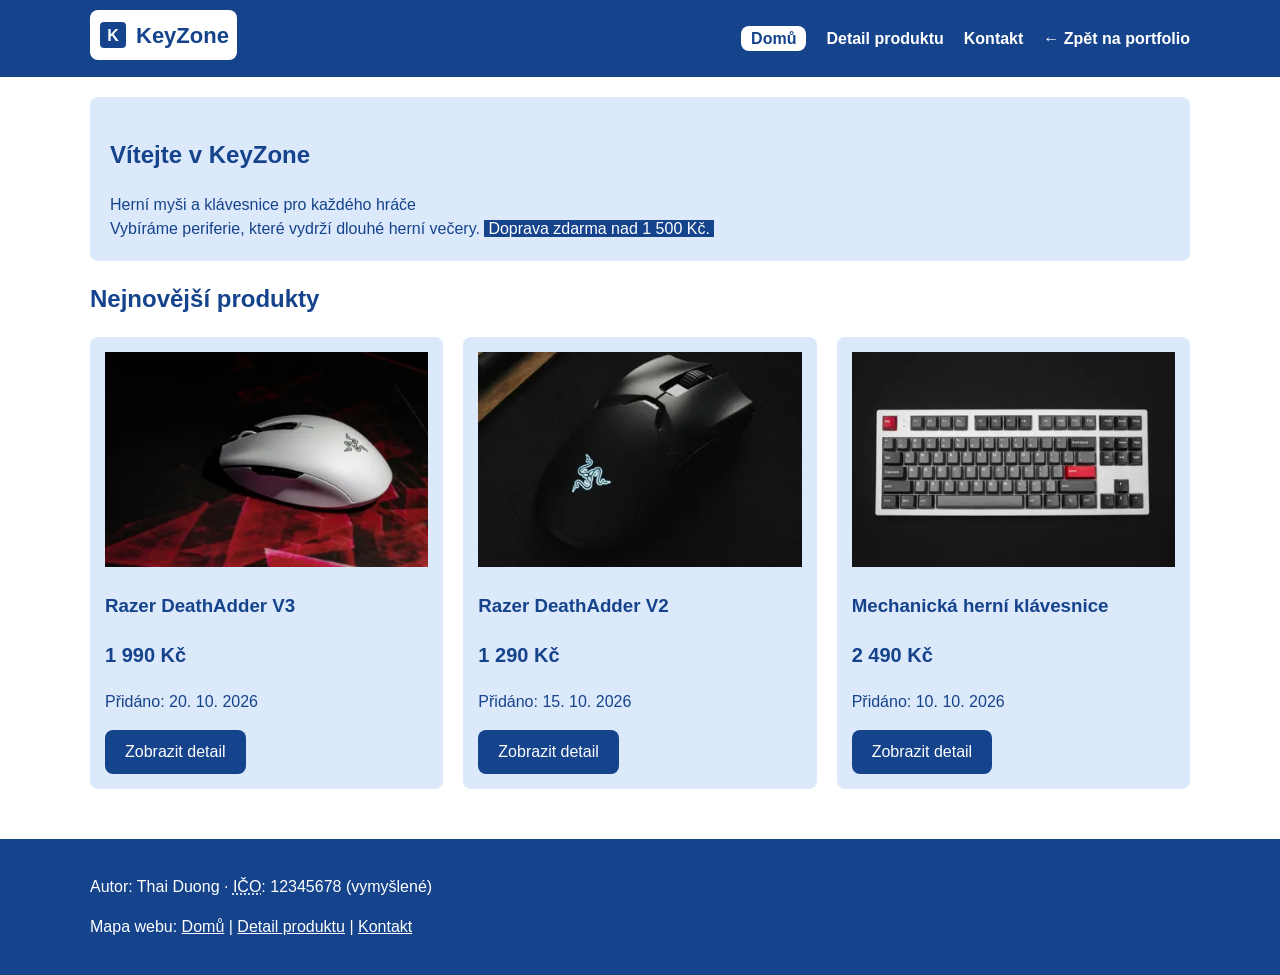
<file: E-shop/index.html>
<!DOCTYPE html>
<html lang="cs">
<head>
  <meta charset="UTF-8">
  <meta name="viewport" content="width=device-width, initial-scale=1.0">
  <title>KeyZone – herní myši a klávesnice</title>
  <meta name="description" content="KeyZone – e-shop s herními myšmi a klávesnicemi.">
  <link rel="stylesheet" href="css/style.css">
</head>
<body>
  <header>
    <a href="index.html"><img src="img/logo.svg" alt="KeyZone – domů" width="147" height="50"></a>
    <nav>
      <ul class="menu">
        <li><a href="index.html" aria-current="page">Domů</a></li>
        <li><a href="detail.html">Detail produktu</a></li>
        <li><a href="kontakt.html">Kontakt</a></li>
        <li><a href="../index.html">← Zpět na portfolio</a></li>
      </ul>
    </nav>
  </header>

  <main>
    <section class="uvod">
      <hgroup>
        <h1>Vítejte v KeyZone</h1>
        <p>Herní myši a klávesnice pro každého hráče</p>
      </hgroup>
      <p>Vybíráme periferie, které vydrží dlouhé herní večery. <mark>Doprava zdarma nad 1 500 Kč.</mark></p>
    </section>

    <section>
      <h2>Nejnovější produkty</h2>
      <div class="produkty">
        <article class="produkt">
          <img src="img/mys-v3-400.webp"
               srcset="img/mys-v3-400.webp 400w, img/mys-v3-800.webp 800w"
               sizes="(max-width: 700px) 100vw, 350px"
               alt="Bílá herní myš Razer na podložce" width="400" height="266">
          <h3>Razer DeathAdder V3</h3>
          <p class="cena">1 990 Kč</p>
          <p>Přidáno: <time datetime="2026-10-20">20. 10. 2026</time></p>
          <a class="tlacitko" href="detail.html">Zobrazit detail</a>
        </article>

        <article class="produkt">
          <img src="img/mys-v2-400.webp"
               srcset="img/mys-v2-400.webp 400w, img/mys-v2-800.webp 800w"
               sizes="(max-width: 700px) 100vw, 350px"
               alt="Černá herní myš Razer s podsvíceným logem" width="400" height="266" loading="lazy">
          <h3>Razer DeathAdder V2</h3>
          <p class="cena">1 290 Kč</p>
          <p>Přidáno: <time datetime="2026-10-15">15. 10. 2026</time></p>
          <a class="tlacitko" href="#">Zobrazit detail</a>
        </article>

        <article class="produkt">
          <img src="img/klavesnice-1-400.webp"
               srcset="img/klavesnice-1-400.webp 400w, img/klavesnice-1-800.webp 800w"
               sizes="(max-width: 700px) 100vw, 350px"
               alt="Bílo-šedá mechanická klávesnice s červenými klávesami Esc a Enter" width="400" height="266" loading="lazy">
          <h3>Mechanická herní klávesnice</h3>
          <p class="cena">2 490 Kč</p>
          <p>Přidáno: <time datetime="2026-10-10">10. 10. 2026</time></p>
          <a class="tlacitko" href="#">Zobrazit detail</a>
        </article>
      </div>
    </section>
  </main>

  <footer>
    <p>Autor: Thai Duong · <abbr title="Identifikační číslo osoby">IČO</abbr>: 12345678 (vymyšlené)</p>
    <nav>
      <p>Mapa webu:
        <a href="index.html">Domů</a> |
        <a href="detail.html">Detail produktu</a> |
        <a href="kontakt.html">Kontakt</a>
      </p>
    </nav>
  </footer>
</body>
</html>
</file>
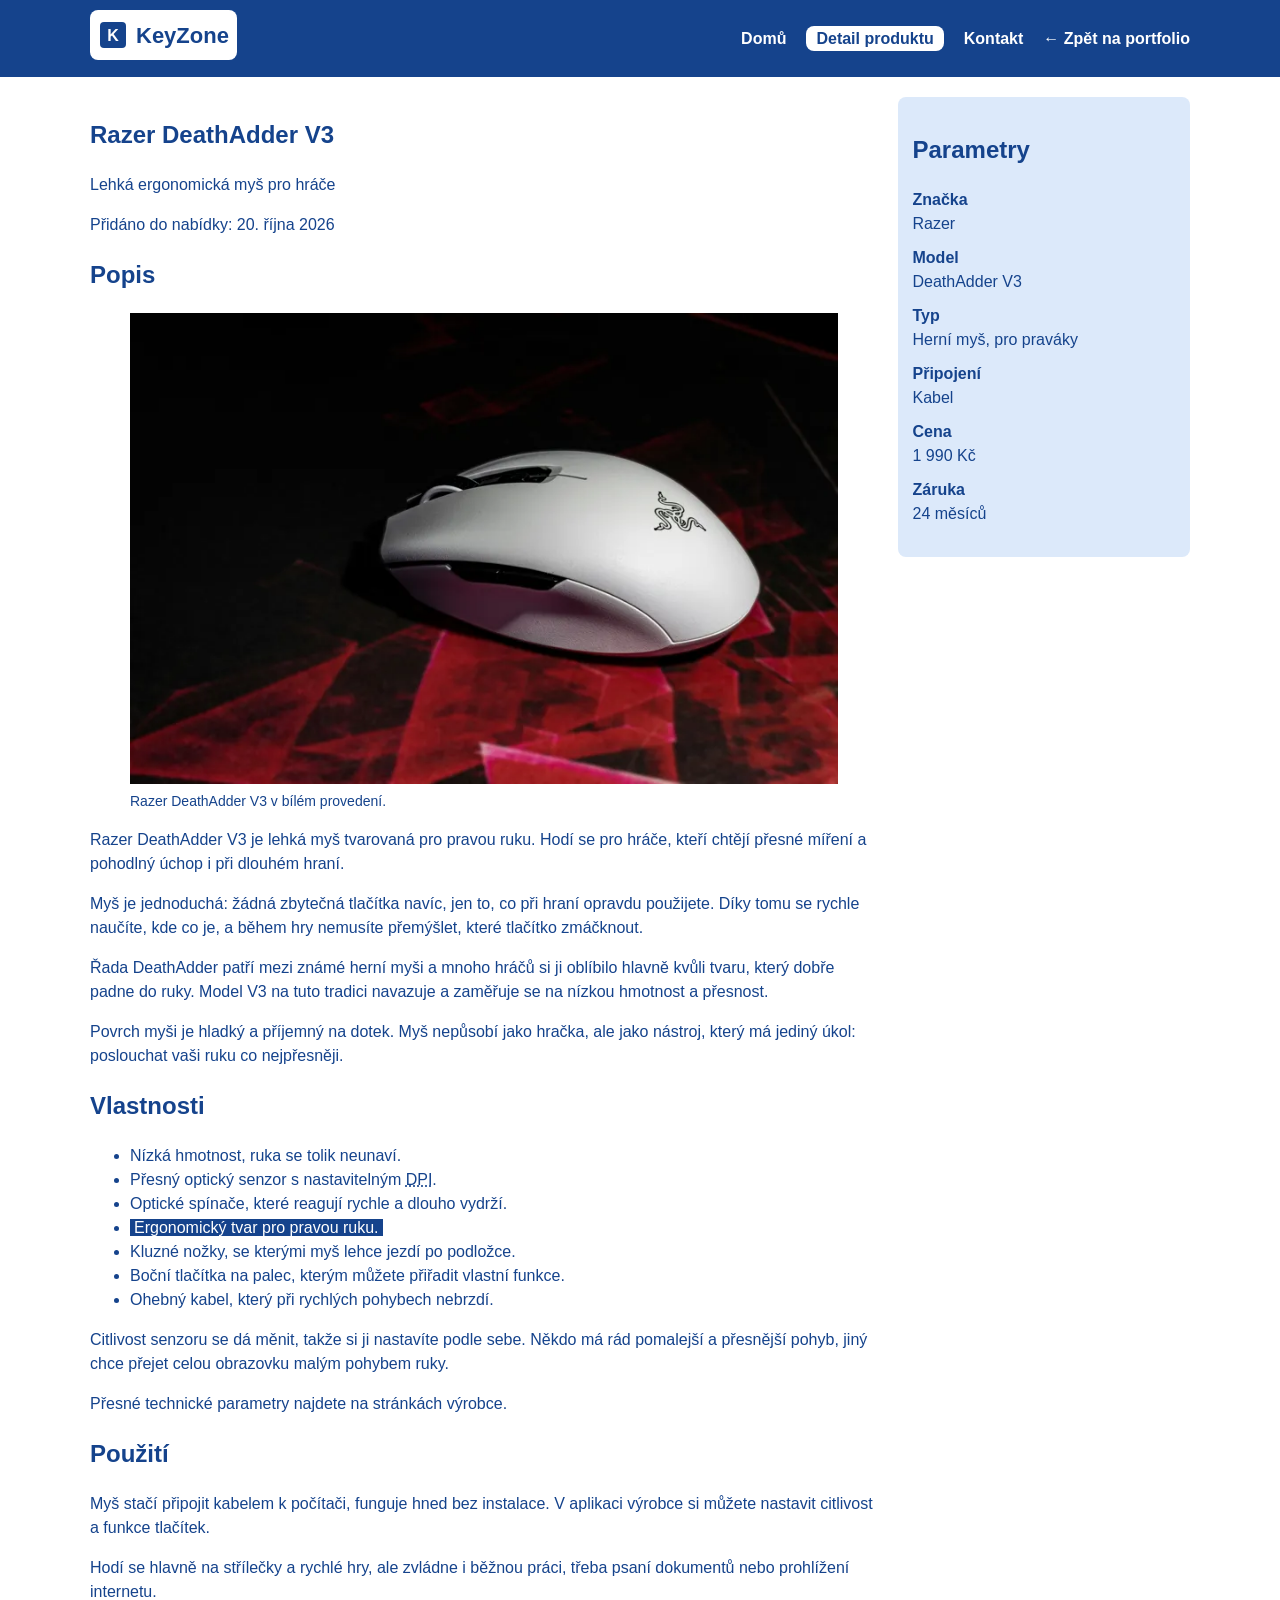
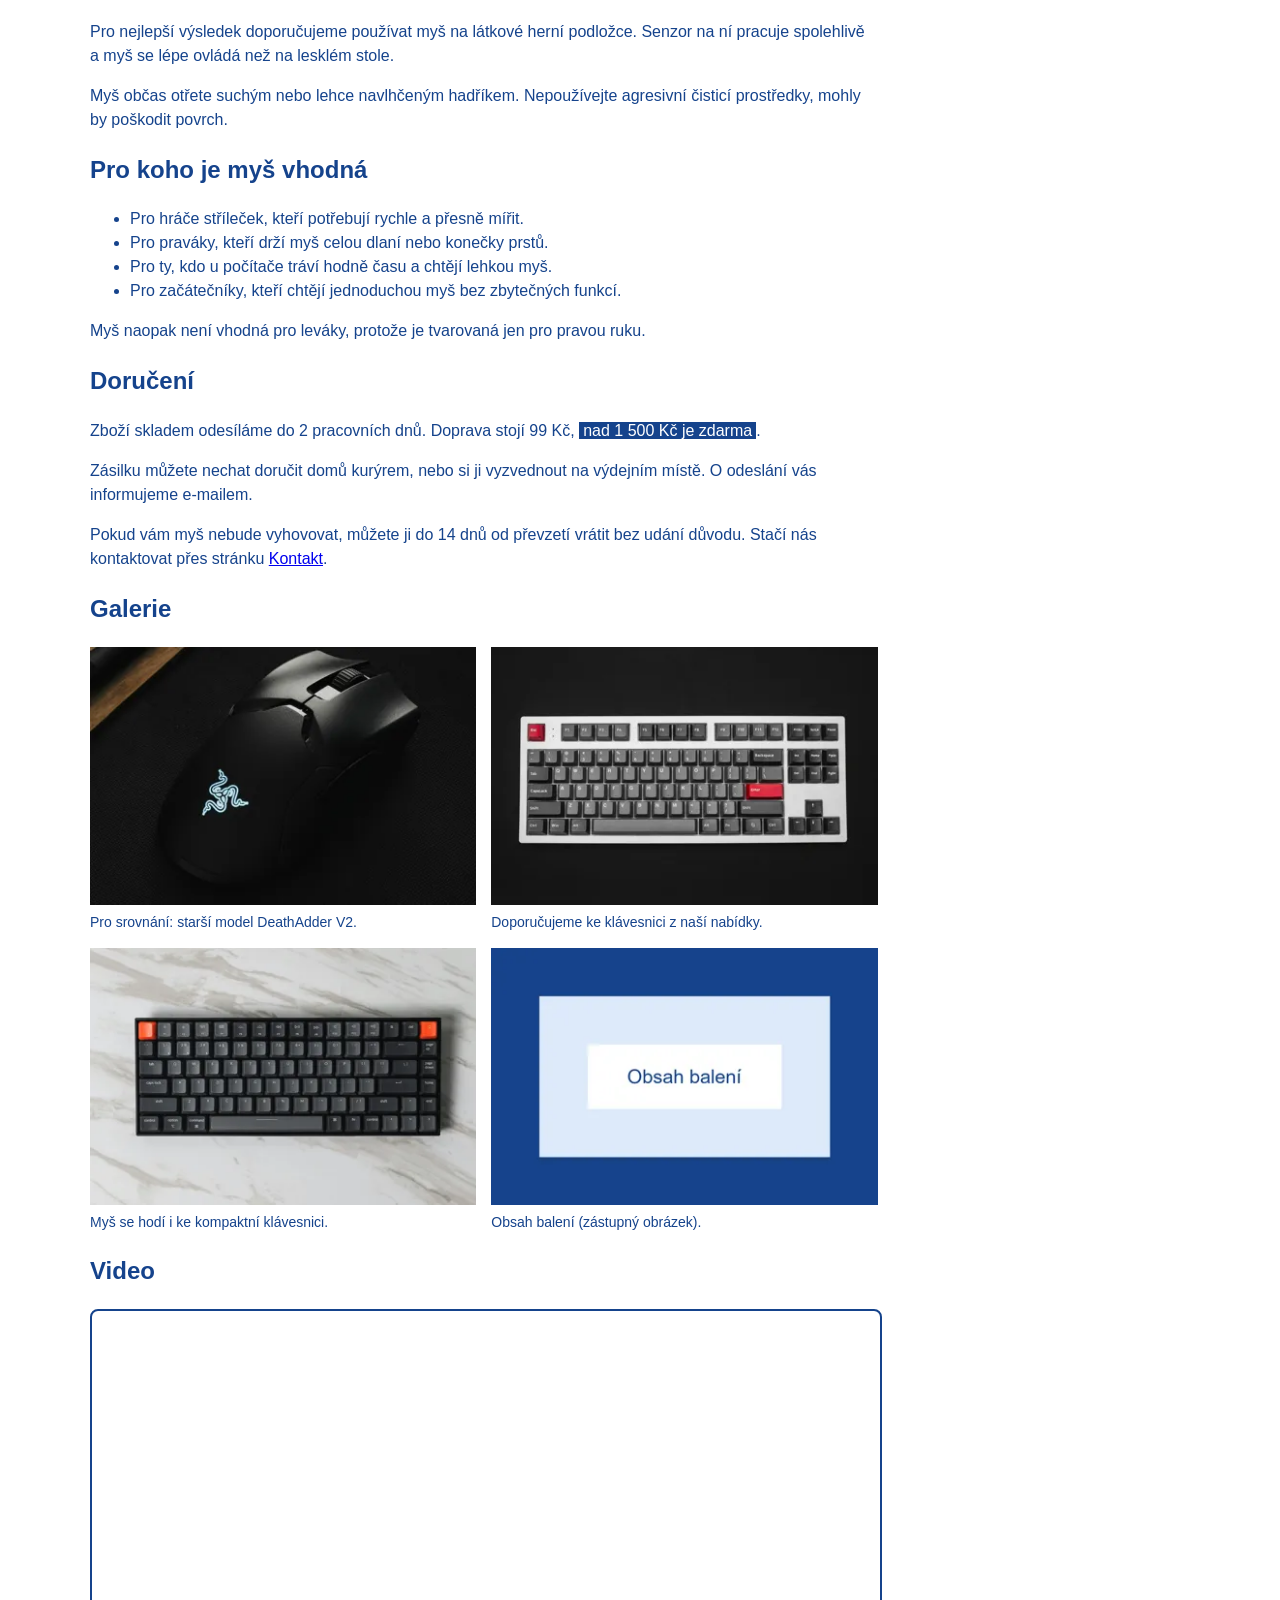
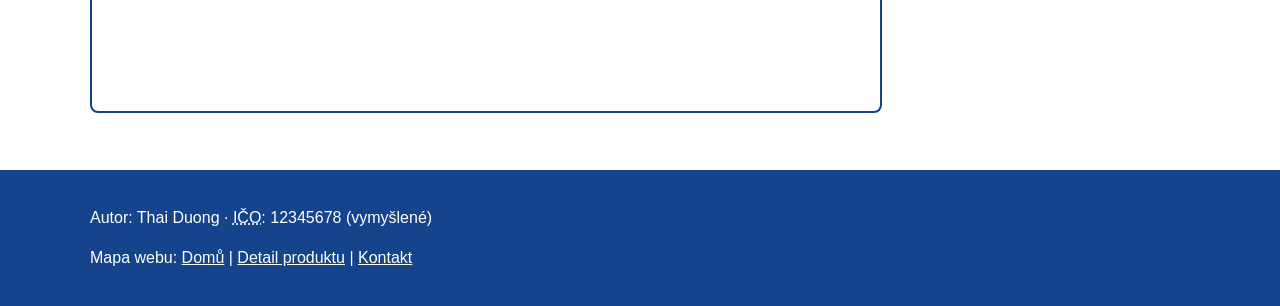
<file: E-shop/detail.html>
<!DOCTYPE html>
<html lang="cs">
<head>
  <meta charset="UTF-8">
  <meta name="viewport" content="width=device-width, initial-scale=1.0">
  <title>Razer DeathAdder V3 – KeyZone</title>
  <meta name="description" content="Detail herní myši Razer DeathAdder V3 v e-shopu KeyZone.">
  <link rel="stylesheet" href="css/style.css">
</head>
<body>
  <header>
    <a href="index.html"><img src="img/logo.svg" alt="KeyZone – domů" width="147" height="50"></a>
    <nav>
      <ul class="menu">
        <li><a href="index.html">Domů</a></li>
        <li><a href="detail.html" aria-current="page">Detail produktu</a></li>
        <li><a href="kontakt.html">Kontakt</a></li>
        <li><a href="../index.html">← Zpět na portfolio</a></li>
      </ul>
    </nav>
  </header>

  <main>
    <div class="detail">
      <article>
        <hgroup>
          <h1>Razer DeathAdder V3</h1>
          <p>Lehká ergonomická myš pro hráče</p>
        </hgroup>
        <p>Přidáno do nabídky: <time datetime="2026-10-20">20. října 2026</time></p>

        <section>
          <h2>Popis</h2>
          <figure>
            <img src="img/mys-v3-800.webp"
                 srcset="img/mys-v3-400.webp 400w, img/mys-v3-800.webp 800w, img/mys-v3-1200.webp 1200w"
                 sizes="(max-width: 900px) 100vw, 800px"
                 alt="Bílá herní myš Razer na červeno-černé podložce" width="800" height="533">
            <figcaption>Razer DeathAdder V3 v bílém provedení.</figcaption>
          </figure>
          <p>Razer DeathAdder V3 je lehká myš tvarovaná pro pravou ruku. Hodí se pro hráče, kteří chtějí přesné míření a pohodlný úchop i při dlouhém hraní.</p>
          <p>Myš je jednoduchá: žádná zbytečná tlačítka navíc, jen to, co při hraní opravdu použijete. Díky tomu se rychle naučíte, kde co je, a během hry nemusíte přemýšlet, které tlačítko zmáčknout.</p>
          <p>Řada DeathAdder patří mezi známé herní myši a mnoho hráčů si ji oblíbilo hlavně kvůli tvaru, který dobře padne do ruky. Model V3 na tuto tradici navazuje a zaměřuje se na nízkou hmotnost a přesnost.</p>
          <p>Povrch myši je hladký a příjemný na dotek. Myš nepůsobí jako hračka, ale jako nástroj, který má jediný úkol: poslouchat vaši ruku co nejpřesněji.</p>
        </section>

        <section>
          <h2>Vlastnosti</h2>
          <ul>
            <li>Nízká hmotnost, ruka se tolik neunaví.</li>
            <li>Přesný optický senzor s nastavitelným <abbr title="Dots Per Inch – počet bodů na palec">DPI</abbr>.</li>
            <li>Optické spínače, které reagují rychle a dlouho vydrží.</li>
            <li><mark>Ergonomický tvar pro pravou ruku.</mark></li>
            <li>Kluzné nožky, se kterými myš lehce jezdí po podložce.</li>
            <li>Boční tlačítka na palec, kterým můžete přiřadit vlastní funkce.</li>
            <li>Ohebný kabel, který při rychlých pohybech nebrzdí.</li>
          </ul>
          <p>Citlivost senzoru se dá měnit, takže si ji nastavíte podle sebe. Někdo má rád pomalejší a přesnější pohyb, jiný chce přejet celou obrazovku malým pohybem ruky.</p>
          <p>Přesné technické parametry najdete na stránkách výrobce.</p>
        </section>

        <section>
          <h2>Použití</h2>
          <p>Myš stačí připojit kabelem k počítači, funguje hned bez instalace. V aplikaci výrobce si můžete nastavit citlivost a funkce tlačítek.</p>
          <p>Hodí se hlavně na střílečky a rychlé hry, ale zvládne i běžnou práci, třeba psaní dokumentů nebo prohlížení internetu.</p>
          <p>Pro nejlepší výsledek doporučujeme používat myš na látkové herní podložce. Senzor na ní pracuje spolehlivě a myš se lépe ovládá než na lesklém stole.</p>
          <p>Myš občas otřete suchým nebo lehce navlhčeným hadříkem. Nepoužívejte agresivní čisticí prostředky, mohly by poškodit povrch.</p>
        </section>

        <section>
          <h2>Pro koho je myš vhodná</h2>
          <ul>
            <li>Pro hráče stříleček, kteří potřebují rychle a přesně mířit.</li>
            <li>Pro praváky, kteří drží myš celou dlaní nebo konečky prstů.</li>
            <li>Pro ty, kdo u počítače tráví hodně času a chtějí lehkou myš.</li>
            <li>Pro začátečníky, kteří chtějí jednoduchou myš bez zbytečných funkcí.</li>
          </ul>
          <p>Myš naopak není vhodná pro leváky, protože je tvarovaná jen pro pravou ruku.</p>
        </section>

        <section>
          <h2>Doručení</h2>
          <p>Zboží skladem odesíláme do 2 pracovních dnů. Doprava stojí 99 Kč, <mark>nad 1 500 Kč je zdarma</mark>.</p>
          <p>Zásilku můžete nechat doručit domů kurýrem, nebo si ji vyzvednout na výdejním místě. O odeslání vás informujeme e-mailem.</p>
          <p>Pokud vám myš nebude vyhovovat, můžete ji do 14 dnů od převzetí vrátit bez udání důvodu. Stačí nás kontaktovat přes stránku <a href="kontakt.html">Kontakt</a>.</p>
        </section>

        <section>
          <h2>Galerie</h2>
          <div class="galerie">
            <figure>
              <img src="img/mys-v2-400.webp"
                   srcset="img/mys-v2-400.webp 400w, img/mys-v2-800.webp 800w, img/mys-v2-1200.webp 1200w"
                   sizes="(max-width: 700px) 100vw, 400px"
                   alt="Černá herní myš Razer s modře podsvíceným logem" width="400" height="266" loading="lazy">
              <figcaption>Pro srovnání: starší model DeathAdder V2.</figcaption>
            </figure>
            <figure>
              <img src="img/klavesnice-1-400.webp"
                   srcset="img/klavesnice-1-400.webp 400w, img/klavesnice-1-800.webp 800w, img/klavesnice-1-1200.webp 1200w"
                   sizes="(max-width: 700px) 100vw, 400px"
                   alt="Bílo-šedá mechanická klávesnice s červenými klávesami Esc a Enter" width="400" height="266" loading="lazy">
              <figcaption>Doporučujeme ke klávesnici z naší nabídky.</figcaption>
            </figure>
            <figure>
              <img src="img/klavesnice-2-400.webp"
                   srcset="img/klavesnice-2-400.webp 400w, img/klavesnice-2-800.webp 800w, img/klavesnice-2-1200.webp 1200w"
                   sizes="(max-width: 700px) 100vw, 400px"
                   alt="Kompaktní černá klávesnice s oranžovými klávesami na mramorovém stole" width="400" height="266" loading="lazy">
              <figcaption>Myš se hodí i ke kompaktní klávesnici.</figcaption>
            </figure>
            <figure>
              <img src="img/baleni-400.webp"
                   srcset="img/baleni-400.webp 400w, img/baleni-800.webp 800w, img/baleni-1200.webp 1200w"
                   sizes="(max-width: 700px) 100vw, 400px"
                   alt="Modro-bílý zástupný obrázek s textem Obsah balení" width="400" height="266" loading="lazy">
              <figcaption>Obsah balení (zástupný obrázek).</figcaption>
            </figure>
          </div>
        </section>

        <section>
          <h2>Video</h2>
          <iframe src="https://www.youtube-nocookie.com/embed/DTsPRJ6olvU"
                  title="Video o myši Razer DeathAdder V3"
                  loading="lazy"
                  allowfullscreen></iframe>
        </section>

      </article>

      <aside>
        <h2>Parametry</h2>
        <dl>
          <dt>Značka</dt>
          <dd>Razer</dd>
          <dt>Model</dt>
          <dd>DeathAdder V3</dd>
          <dt>Typ</dt>
          <dd>Herní myš, pro praváky</dd>
          <dt>Připojení</dt>
          <dd>Kabel</dd>
          <dt>Cena</dt>
          <dd>1 990 Kč</dd>
          <dt>Záruka</dt>
          <dd>24 měsíců</dd>
        </dl>
      </aside>
    </div>
  </main>

  <footer>
    <p>Autor: Thai Duong · <abbr title="Identifikační číslo osoby">IČO</abbr>: 12345678 (vymyšlené)</p>
    <nav>
      <p>Mapa webu:
        <a href="index.html">Domů</a> |
        <a href="detail.html">Detail produktu</a> |
        <a href="kontakt.html">Kontakt</a>
      </p>
    </nav>
  </footer>
</body>
</html>
</file>
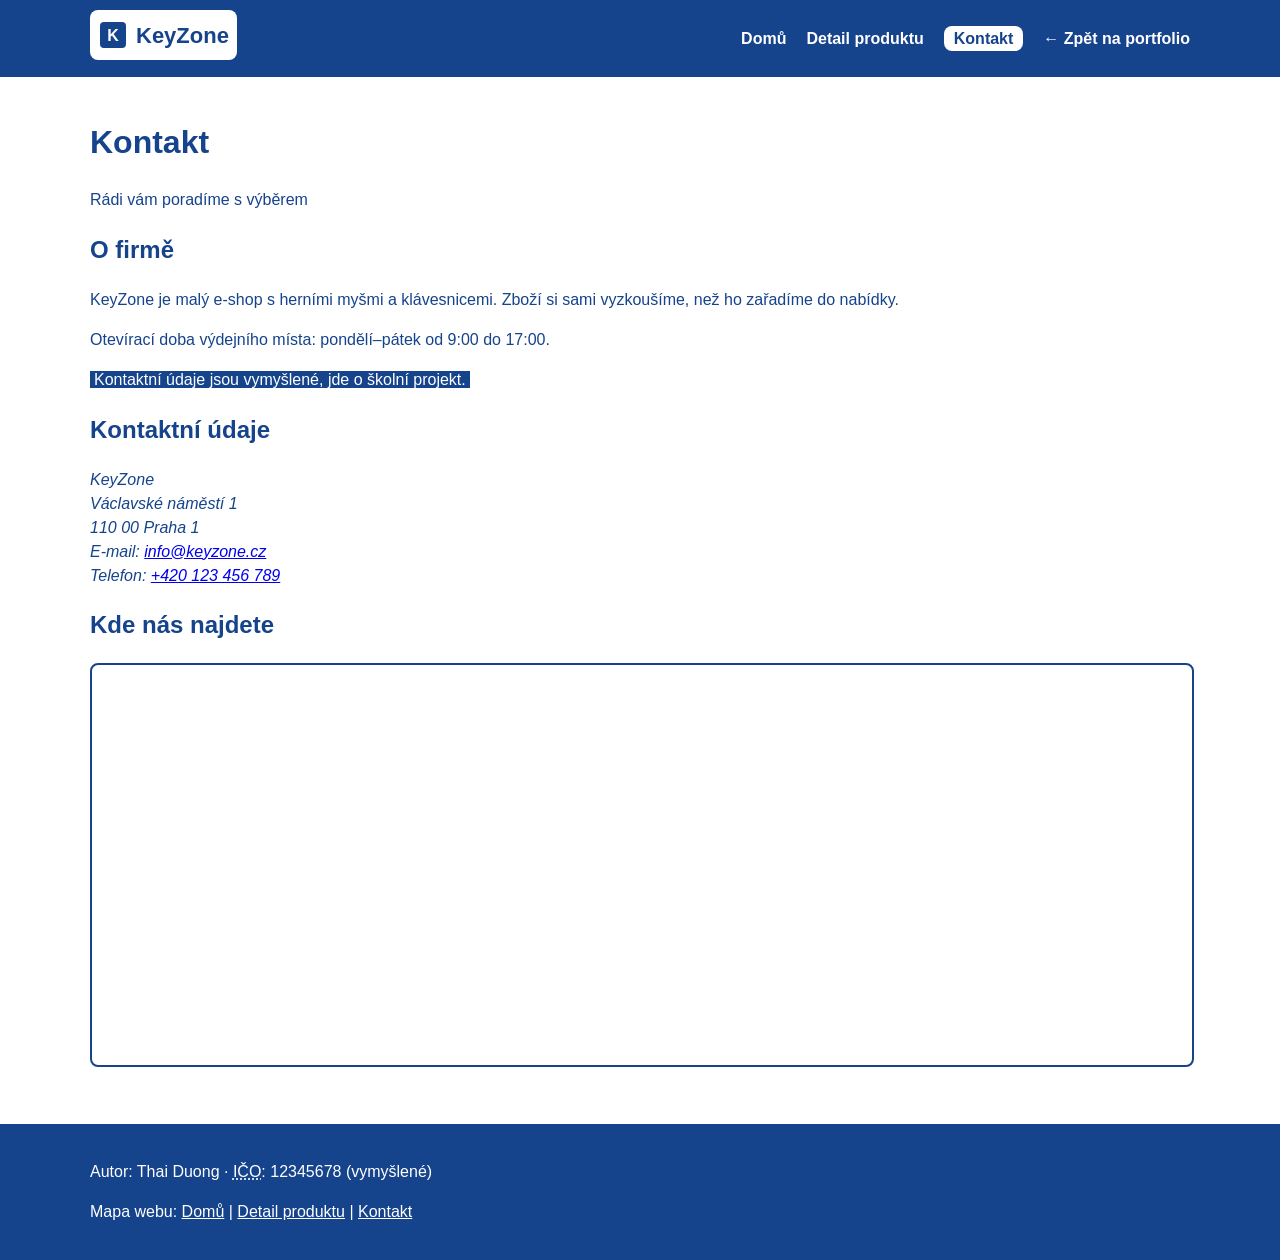
<file: E-shop/kontakt.html>
<!DOCTYPE html>
<html lang="cs">
<head>
  <meta charset="UTF-8">
  <meta name="viewport" content="width=device-width, initial-scale=1.0">
  <title>Kontakt – KeyZone</title>
  <meta name="description" content="Kontaktní údaje e-shopu KeyZone.">
  <link rel="stylesheet" href="css/style.css">
</head>
<body>
  <header>
    <a href="index.html"><img src="img/logo.svg" alt="KeyZone – domů" width="147" height="50"></a>
    <nav>
      <ul class="menu">
        <li><a href="index.html">Domů</a></li>
        <li><a href="detail.html">Detail produktu</a></li>
        <li><a href="kontakt.html" aria-current="page">Kontakt</a></li>
        <li><a href="../index.html">← Zpět na portfolio</a></li>
      </ul>
    </nav>
  </header>

  <main>
    <hgroup>
      <h1>Kontakt</h1>
      <p>Rádi vám poradíme s výběrem</p>
    </hgroup>

    <section>
      <h2>O firmě</h2>
      <p>KeyZone je malý e-shop s herními myšmi a klávesnicemi. Zboží si sami vyzkoušíme, než ho zařadíme do nabídky.</p>
      <p>Otevírací doba výdejního místa: pondělí–pátek od <time datetime="09:00">9:00</time> do <time datetime="17:00">17:00</time>.</p>
      <p><mark>Kontaktní údaje jsou vymyšlené, jde o školní projekt.</mark></p>
    </section>

    <section>
      <h2>Kontaktní údaje</h2>
      <address>
        KeyZone<br>
        Václavské náměstí 1<br>
        110 00 Praha 1<br>
        E-mail: <a href="mailto:info@keyzone.cz">info@keyzone.cz</a><br>
        Telefon: <a href="tel:+420123456789">+420 123 456 789</a>
      </address>
    </section>

    <section>
      <h2>Kde nás najdete</h2>
      <iframe src="https://www.openstreetmap.org/export/embed.html?bbox=14.4180%2C50.0815%2C14.4280%2C50.0875&amp;layer=mapnik&amp;marker=50.0845%2C14.4230"
              title="Mapa – Václavské náměstí, Praha"></iframe>
    </section>
  </main>

  <footer>
    <p>Autor: Thai Duong · <abbr title="Identifikační číslo osoby">IČO</abbr>: 12345678 (vymyšlené)</p>
    <nav>
      <p>Mapa webu:
        <a href="index.html">Domů</a> |
        <a href="detail.html">Detail produktu</a> |
        <a href="kontakt.html">Kontakt</a>
      </p>
    </nav>
  </footer>
</body>
</html>
</file>
<file: E-shop/css/style.css>
/* ===== Základ celé stránky ===== */
body {
  margin: 0;
  font-family: Arial, sans-serif;
  color: #15438c;
  background-color: #ffffff;
  line-height: 1.5;
}

img {
  max-width: 100%;
  height: auto;
}

/* ===== Hlavička s logem a menu ===== */
/* Pozadí je přes celou šířku, ale boční padding srovná obsah
   se sloupcem v <main> (1100 px uprostřed). Na mobilu zůstane 20 px. */
header {
  background-color: #15438c;
  padding: 10px max(20px, calc((100% - 1100px) / 2));
  display: flex;
  flex-wrap: wrap;
  justify-content: space-between;
  align-items: center;
}

.menu {
  list-style: none;
  margin: 0;
  padding: 0;
  display: flex;
  flex-wrap: wrap;
  gap: 20px;
}

.menu a {
  color: #ffffff;
  text-decoration: none;
  font-weight: bold;
}

.menu a:hover {
  text-decoration: underline;
}

/* Odkaz na stránku, na které právě jsem */
.menu a[aria-current="page"] {
  background-color: #ffffff;
  color: #15438c;
  padding: 4px 10px;
  border-radius: 8px;
}

/* ===== Hlavní obsah ===== */
main {
  max-width: 1100px;
  margin: 0 auto;
  padding: 20px;
}

/* Úvod na domovské stránce */
.uvod {
  background-color: #dce9fa;
  padding: 20px;
  border-radius: 8px;
}

.uvod p {
  margin: 0;
}

/* ===== Produkty vedle sebe ===== */
.produkty {
  display: flex;
  flex-wrap: wrap;
  gap: 20px;
}

.produkt {
  flex: 1;
  min-width: 250px;
  background-color: #dce9fa;
  padding: 15px;
  border-radius: 8px;
}

.cena {
  font-size: 20px;
  font-weight: bold;
}

/* Modré tlačítko s bílým textem */
.tlacitko {
  display: inline-block;
  background-color: #15438c;
  color: #ffffff;
  padding: 10px 20px;
  border-radius: 8px;
  text-decoration: none;
}

.tlacitko:hover {
  background-color: #0d2d61;
}

/* Zvýrazněný text */
mark {
  background-color: #15438c;
  color: #ffffff;
  padding: 0 4px;
}

/* ===== Detail produktu: text vlevo, parametry vpravo ===== */
.detail {
  display: flex;
  flex-wrap: wrap;
  gap: 20px;
}

.detail article {
  flex: 3;
  min-width: 280px;
}

aside {
  flex: 1;
  min-width: 220px;
  background-color: #dce9fa;
  padding: 15px;
  border-radius: 8px;
  align-self: flex-start;
}

dt {
  font-weight: bold;
}

dd {
  margin: 0 0 10px 0;
}

/* Galerie obrázků */
/* Galerie: 4 obrázky v mřížce 2 × 2, všechny stejně velké */
.galerie {
  display: flex;
  flex-wrap: wrap;
  gap: 15px;
}

/* Každý obrázek zabere polovinu řádku (minus polovinu mezery),
   neroztahuje se ani nezmenšuje, takže jsou vždy 2 vedle sebe */
.galerie figure {
  flex: 0 0 calc(50% - 7.5px);
  margin: 0;
}

/* Stejný poměr stran 3:2 pro všechny fotky; když má fotka jiný
   poměr, ořízne se ze středu místo toho, aby se zdeformovala */
.galerie img {
  width: 100%;
  aspect-ratio: 3 / 2;
  object-fit: cover;
}

figcaption {
  font-size: 14px;
}

/* Video a mapa přes celou šířku */
iframe {
  width: 100%;
  height: 400px;
  border: 2px solid #15438c;
  border-radius: 8px;
}

/* ===== Patička ===== */
footer {
  background-color: #15438c;
  color: #ffffff;
  /* Stejné zarovnání jako hlavička */
  padding: 20px max(20px, calc((100% - 1100px) / 2));
  margin-top: 30px;
}

footer a {
  color: #ffffff;
}

.zdroj {
  font-size: 14px;
  font-style: italic;
}
</file>
